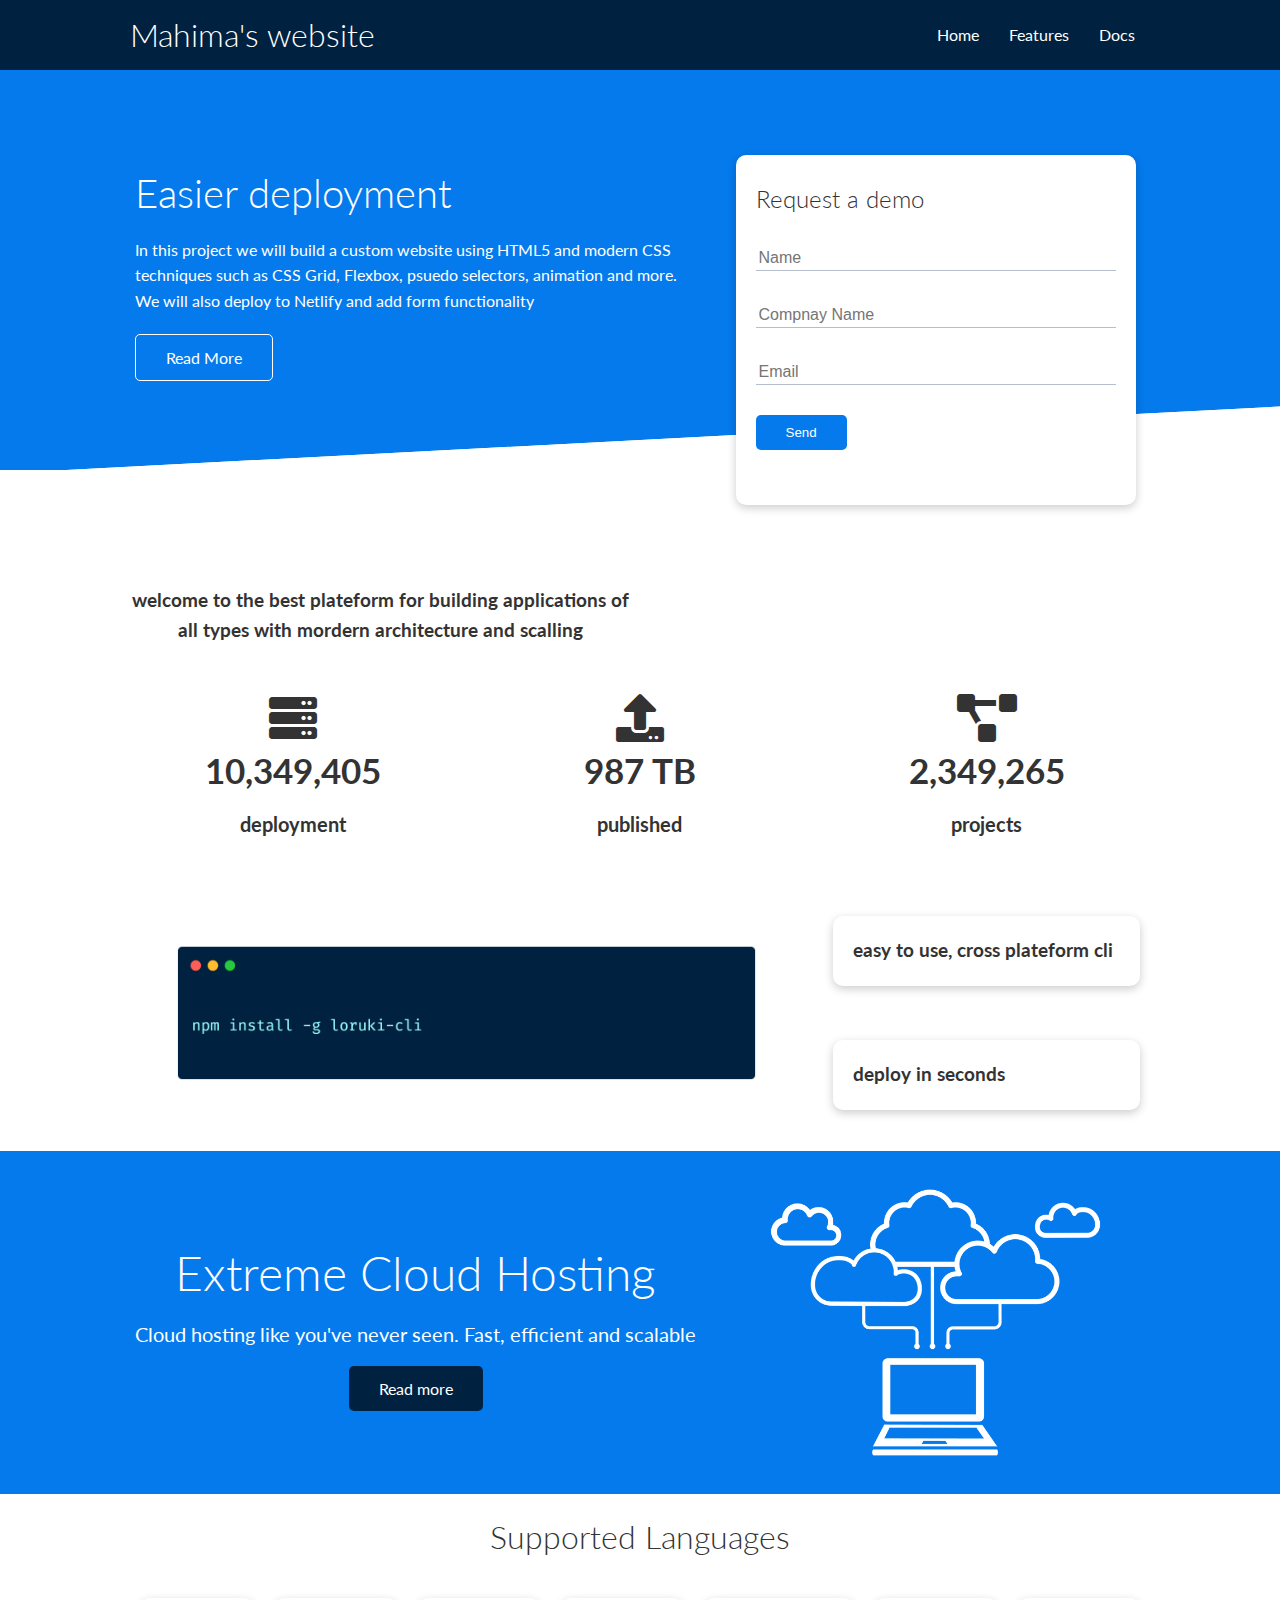
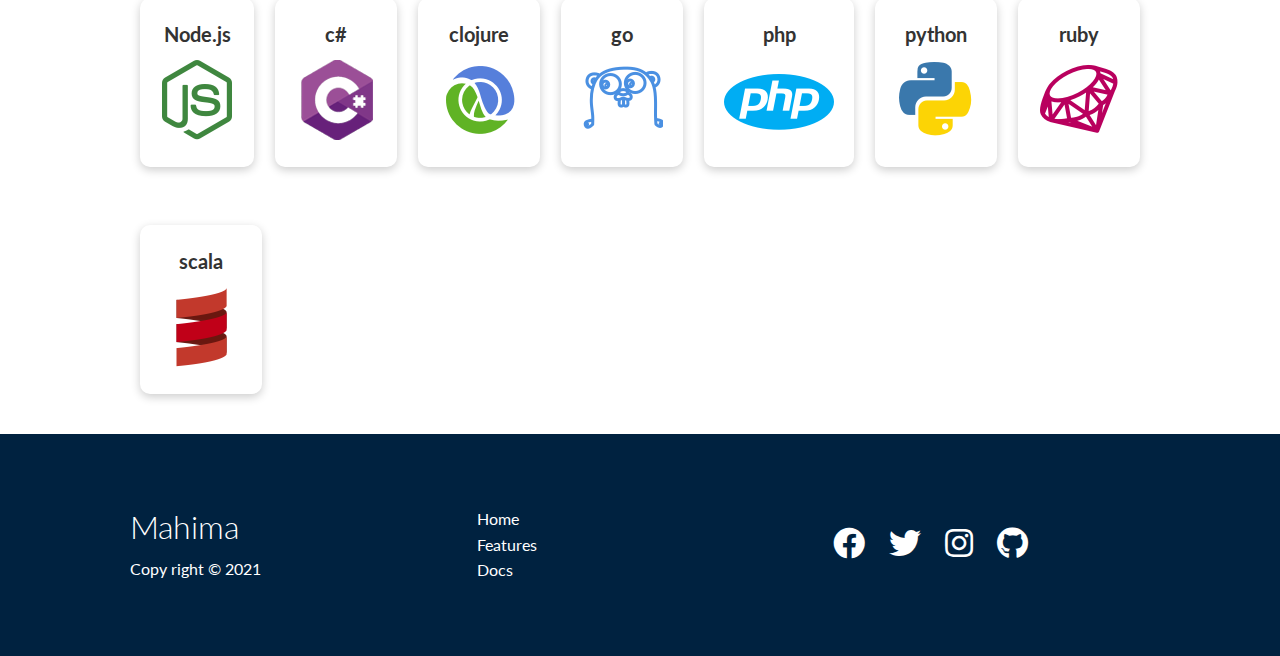
<file: index.html>
<!DOCTYPE html>
<html>
<head>
	<title>the programer</title>
	<link rel="stylesheet" type="text/css" href="styles.css">
	<link rel="stylesheet" type="text/css" href="utilities.css">

<link rel="stylesheet" type="text/css" href="https://cdnjs.cloudflare.com/ajax/libs/font-awesome/5.15.2/css/all.min.css">
</head>
<body>



	<!--navbar-->
	<div class="navbar">
		<div class="container flex">
			<h1 class="logo">Mahima's website</h1>
			<nav>
				<ul>
					<li><a href="index.html">Home</a></li>
					<li><a href="features.html">Features</a></li>
					<li><a href="docs.html">Docs</a></li>
				</ul>
			</nav>
		</div>
	</div>



    <!--showcase-->
    <section class="showcase">
    	<div class="container grid ">
    		<div class="showcase-text">
    			<h1>Easier deployment</h1>
    			<p>In this project we will build a custom website using HTML5 and modern CSS techniques such as CSS Grid, Flexbox, psuedo selectors, animation and more. We will also deploy to Netlify and add form functionality</p>
    			
    			<a href="features.html" class="btn btn-outline"> Read More</a>
    		</div>

    		<div class="showcase-form card">
    			<h2>Request a demo</h2>
    			<form>

    				<div class="form-control">
    					<input type="text" name="name" placeholder="Name" required="">
    				</div>

    				<div class="form-control">
    					<input type="text" name="compnay" placeholder="Compnay Name" required="">
    				</div>

    				<div class="form-control">
    					<input type="email" name="email" placeholder="Email" required="">
    				</div>

    				<div class="form-control">
    				<input type="submit" value="Send" class="btn btn-primary">
    				</div>
    			</form>
    		</div>
    	</div>
    </section>



    <!--stats-->
    <section class="stats">
    	<div class="container">
    		<h3 class="stats-heading text-center my-1">welcome to the best plateform for building applications of all types with mordern architecture and scalling</h3>
    		
    		<div class="grid grid-3 text-center my-4">
    			<div>
    				<i class="fas fa-server fa-3x"></i>
    				<h3>10,349,405</h3>
    				<p class="text-secondary">deployment</p>
    			</div>
    			<div>
    				<i class="fas fa-upload fa-3x"></i>
    				<h3>987 TB</h3>
    				<p class="text-secondary">published</p>
    			</div>
    			<div>
    				<i class="fas fa-project-diagram fa-3x"></i>
    				<h3>2,349,265</h3>
    				<p class="text-secondary">projects</p>
    			</div>
    		</div>
    	</div>
    </section>
    


    <!--cli-->
    <section class="cli">
    	<div class="container grid">
    		<img src="cli.png">
    		<div class="card">
    			<h3>easy to use, cross plateform cli</h3>
    		</div>
    		<div class="card">
    			<h3>deploy in seconds</h3>
    		</div>
    		
    	</div>
    </section>



    <!--cloud-->
    <section class="cloud bg-primary my-2 py-2">
    	<div class="container grid "><div class="text-center">
    		<h2 class="lg">Extreme Cloud Hosting</h2>
    		<p class="lead my-1">Cloud hosting like you've never seen. Fast, efficient and scalable</p>
    		<a href="features.html" class="btn btn-dark">Read more</a>
    	</div>
    	<img src="cloud.png">
    		
    	</div>
    </section>



    <!--languages-->
	<section class="languages">
		<h2 class="md text-center my-2">Supported Languages</h2>
		<div class="container flex">
			<div class="card">
				<h4>Node.js</h4>
				<img src="node.png">
			</div>

			<div class="card">
				<h4>c#</h4>
				<img src="csharp.png">
			</div>

			<div class="card">
				<h4>clojure</h4>
				<img src="clojure.png">
			</div>

			<div class="card">
				<h4>go</h4>
				<img src="go.png">
			</div>

			<div class="card">
				<h4>php</h4>
				<img src="php.png">
			</div>

			<div class="card">
				<h4>python</h4>
				<img src="python.png">
			</div>

			<div class="card">
				<h4>ruby</h4>
				<img src="ruby.png">
			</div>

			<div class="card">
				<h4>scala</h4>
				<img src="scala.png">
			</div>
		</div>
	</section>




	<!--footer-->
	<footer class="footer bg-dark py-5">
		<div class="container grid grid-3">
			<div>
				<h1>Mahima</h1>
				<p>Copy right &copy; 2021</p>
			</div>
			<nav>
				<ul>
					<li><a href="index.html">Home</a></li>
					<li><a href="features.html">Features</a></li>
					<li><a href="docs.html">Docs</a></li>
				</ul>
			</nav>

			<div class="social">
				<a href="#"><i class="fab fa-facebook fa-2x"></i></a>
				<a href="#"><i class="fab fa-twitter fa-2x"></i></a>
				<a href="#"><i class="fab fa-instagram fa-2x"></i></a>
				<a href="#"><i class="fab fa-github fa-2x"></i></a>
			</div>
		</div>
	</footer>



</body>
</html>
</file>
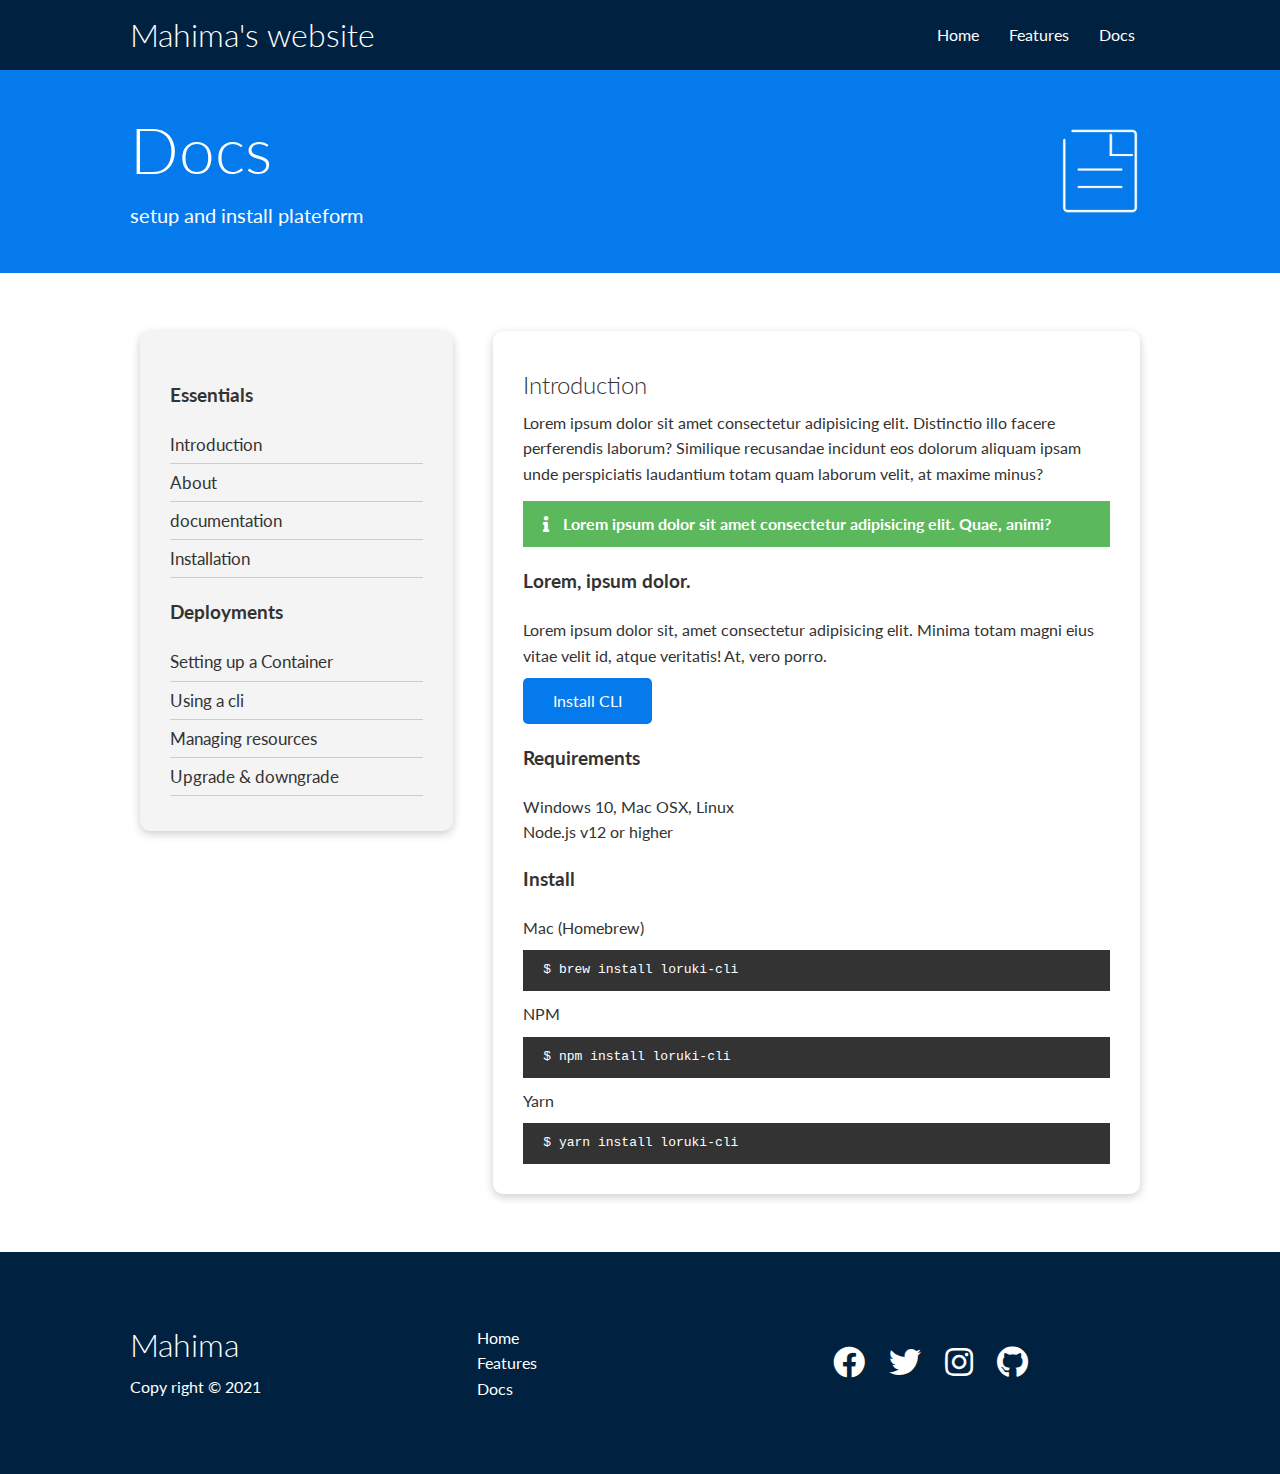
<file: docs.html>
<!DOCTYPE html>
<html>
<head>
	<title>the programer</title>
	<link rel="stylesheet" type="text/css" href="styles.css">
	<link rel="stylesheet" type="text/css" href="utilities.css">

<link rel="stylesheet" type="text/css" href="https://cdnjs.cloudflare.com/ajax/libs/font-awesome/5.15.2/css/all.min.css">
</head>
<body>



	<!--navbar-->
	<div class="navbar">
		<div class="container flex">
			<h1 class="logo">Mahima's website</h1>
			<nav>
				<ul>
					<li><a href="index.html">Home</a></li>
					<li><a href="features.html">Features</a></li>
					<li><a href="docs.html">Docs</a></li>
				</ul>
			</nav>
		</div>
	</div>



   <!--head-->
   <section class="docs-head bg-primary py-3">
       <div class="container grid">
           <div>
               <h1 class="xl">Docs</h1>
                <p class="lead">
                    setup and install plateform 
                </p>
           </div>
           <img src="docs.png">
       </div>
   </section>



   <!--Docs main-->
   <section class="docs-main my-4">
     <div class="container grid">
       <div class="card bg-light p-3">
         <h3 class="my-2">Essentials</h3>
         <nav>
           <ul>
            <li><a class="text-primary" href="#"> Introduction</a></li>
            <li><a href="#"> About</a></li>
            <li><a href="#"> documentation</a></li>
            <li><a href="#"> Installation</a></li>
          </ul>
         </nav>

         <h3 class="my-2">Deployments</h3>
         <nav>
           <ul>
            <li><a href="#">Setting up a Container </a></li>
            <li><a href="#"> Using a cli </a></li>
            <li><a href="#"> Managing resources </a></li>
            <li><a href="#">Upgrade & downgrade</a></li>
          </ul>
         </nav>



       </div>

       <div class="card">
                <h2>Introduction</h2>
                <p>Lorem ipsum dolor sit amet consectetur adipisicing elit. Distinctio illo facere perferendis laborum? Similique recusandae incidunt eos dolorum aliquam ipsam unde perspiciatis laudantium totam quam laborum velit, at maxime minus?</p>

                <div class="alert alert-success">
                    <i class="fas fa-info"></i> Lorem ipsum dolor sit amet consectetur adipisicing elit. Quae, animi?
                </div>

                <h3>Lorem, ipsum dolor.</h3>
                <p>Lorem ipsum dolor sit, amet consectetur adipisicing elit. Minima totam magni eius vitae velit id, atque veritatis! At, vero porro.</p>
                <a href="#" class="btn btn-primary">Install CLI</a>

                <h3>Requirements</h3>
                <ul>
                    <li>Windows 10, Mac OSX, Linux</li>
                    <li>Node.js v12 or higher</li>
                </ul>

                <h3>Install</h3>
                <p>Mac (Homebrew)</p>
                <pre><code>$ brew install loruki-cli</code></pre>
                <p>NPM</p>
                <pre><code>$ npm install loruki-cli</code></pre>
                <p>Yarn</p>
                <pre><code>$ yarn install loruki-cli</code></pre>

            </div>
     </div>
   </section>



  


	<!--footer-->
	<footer class="footer bg-dark py-5">
		<div class="container grid grid-3">
			<div>
				<h1>Mahima</h1>
				<p>Copy right &copy; 2021</p>
			</div>
			<nav>
				<ul>
					<li><a href="index.html">Home</a></li>
					<li><a href="features.html">Features</a></li>
					<li><a href="docs.html">Docs</a></li>
				</ul>
			</nav>

			<div class="social">
				<a href="#"><i class="fab fa-facebook fa-2x"></i></a>
				<a href="#"><i class="fab fa-twitter fa-2x"></i></a>
				<a href="#"><i class="fab fa-instagram fa-2x"></i></a>
				<a href="#"><i class="fab fa-github fa-2x"></i></a>
			</div>
		</div>
	</footer>



</body>
</html>
</file>
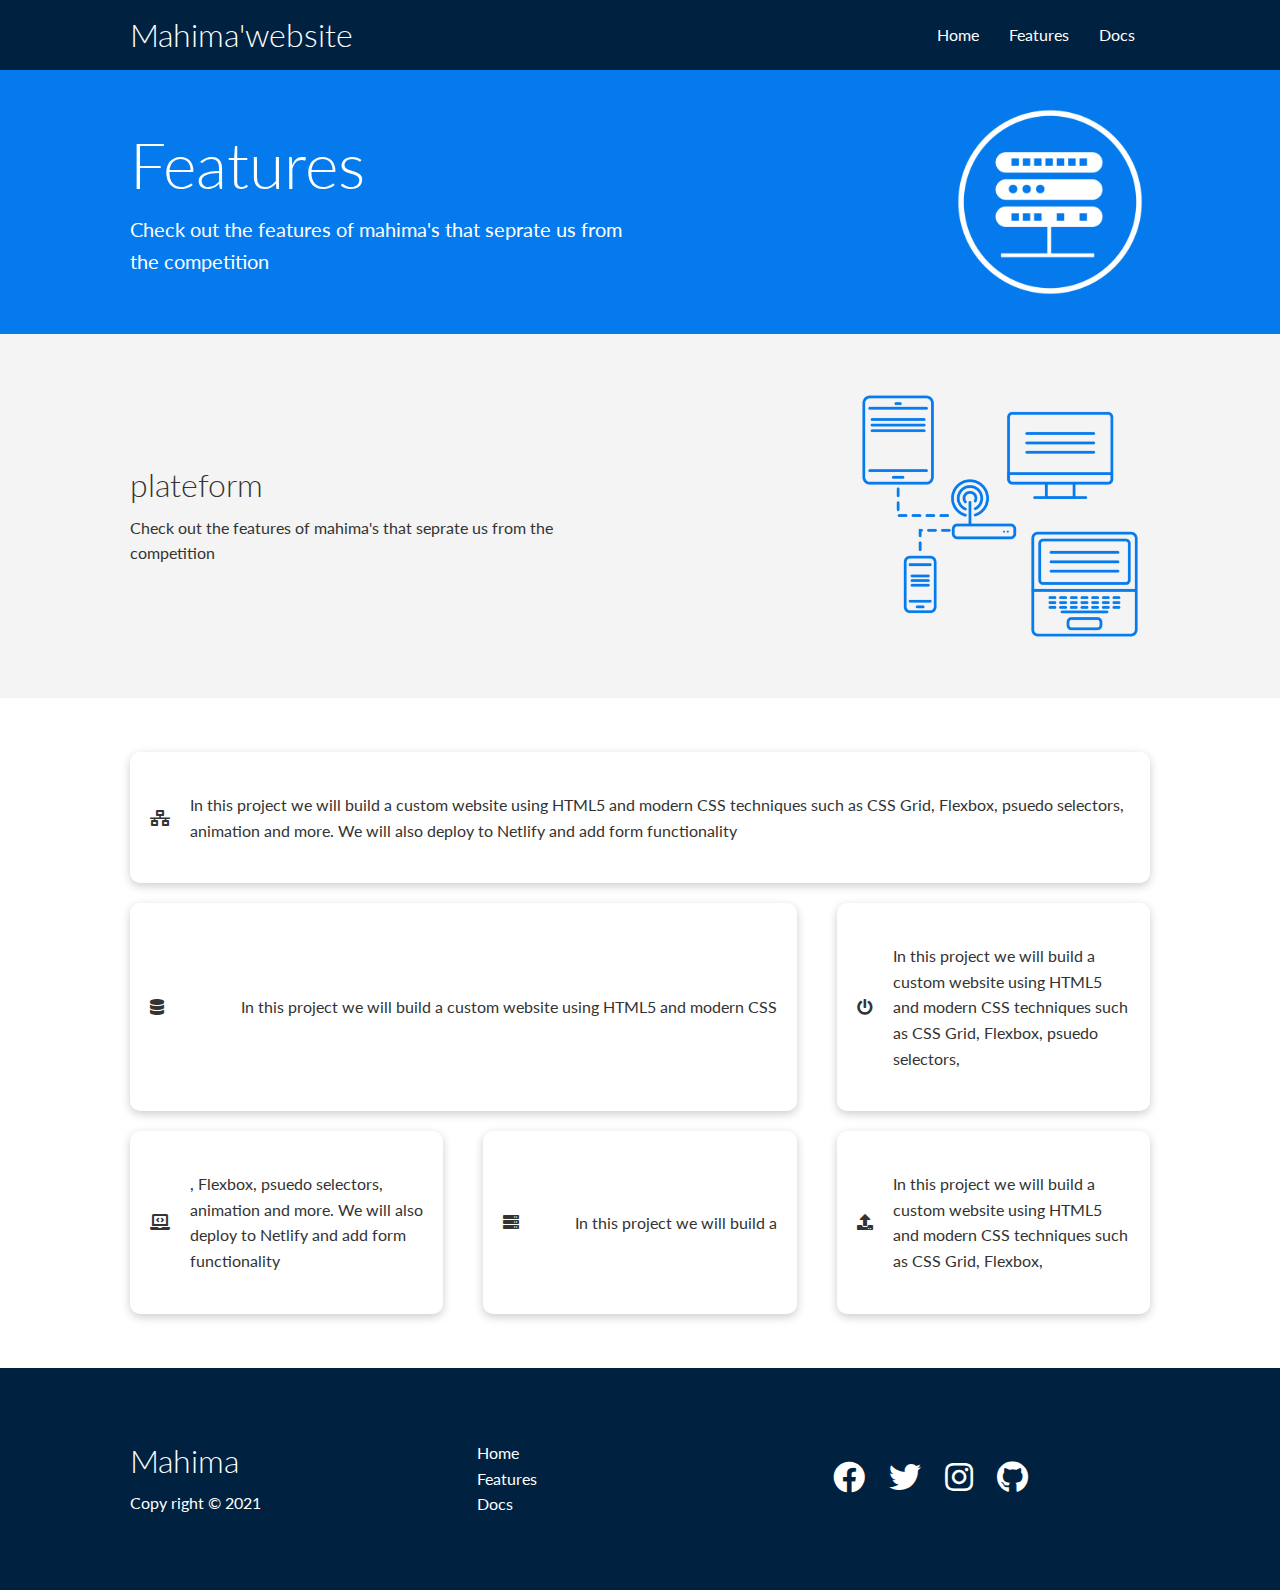
<file: features.html>
<!DOCTYPE html>
<html>
<head>
	<title>the programer</title>
	<link rel="stylesheet" type="text/css" href="styles.css">
	<link rel="stylesheet" type="text/css" href="utilities.css">

<link rel="stylesheet" type="text/css" href="https://cdnjs.cloudflare.com/ajax/libs/font-awesome/5.15.2/css/all.min.css">
</head>
<body>



	<!--navbar-->
	<div class="navbar">
		<div class="container flex">
			<h1 class="logo">Mahima'website</h1>
			<nav>
				<ul>
					<li><a href="index.html">Home</a></li>
					<li><a href="features.html">Features</a></li>
					<li><a href="docs.html">Docs</a></li>
				</ul>
			</nav>
		</div>
	</div>



   <!--head-->
   <section class="features-head bg-primary py-3">
       <div class="container grid">
           <div>
               <h1 class="xl">Features</h1>
                <p class="lead">
                    Check out the features of mahima's that seprate us from the competition
                </p>
           </div>
           <img src="server.png">
       </div>
   </section>



   <!--subhead-->
   <section class="features-sub-head bg-light py-3">
       <div class="container grid">
           <div>
               <h1 class="md">plateform</h1>
                <p>
                    Check out the features of mahima's that seprate us from the competition
                </p>
           </div>
           <img src="server2.png">
       </div>
   </section>



   <!-- next card-->
   <section class="features-main my-2">
       <div class="container grid grid-3">
           <div class="card flex">
               <i class="fas fa-network-wired fa-3a"></i>
               <p>In this project we will build a custom website using HTML5 and modern CSS techniques such as CSS Grid, Flexbox, psuedo selectors, animation and more. We will also deploy to Netlify and add form functionality</p>
           </div>

            <div class="card flex">
               <i class="fas fa-database fa-3a"></i>
               <p>In this project we will build a custom website using HTML5 and modern CSS </p>
           </div>

            <div class="card flex">
               <i class="fas fa-power-off fa-3a"></i>
               <p>In this project we will build a custom website using HTML5 and modern CSS techniques such as CSS Grid, Flexbox, psuedo selectors,</p>
           </div>

            <div class="card flex">
               <i class="fas fa-laptop-code fa-3a"></i>
               <p>, Flexbox, psuedo selectors, animation and more. We will also deploy to Netlify and add form functionality</p>
           </div>

            <div class="card flex">
               <i class="fas fa-server fa-3a"></i>
               <p>In this project we will build a </p>
           </div>

            <div class="card flex">
               <i class="fas fa-upload fa-3a"></i>
               <p>In this project we will build a custom website using HTML5 and modern CSS techniques such as CSS Grid, Flexbox, </p>
           </div>
       </div>
   </section>


	<!--footer-->
	<footer class="footer bg-dark py-5">
		<div class="container grid grid-3">
			<div>
				<h1>Mahima</h1>
				<p>Copy right &copy; 2021</p>
			</div>
			<nav>
				<ul>
					<li><a href="index.html">Home</a></li>
					<li><a href="features.html">Features</a></li>
					<li><a href="docs.html">Docs</a></li>
				</ul>
			</nav>

			<div class="social">
				<a href="#"><i class="fab fa-facebook fa-2x"></i></a>
				<a href="#"><i class="fab fa-twitter fa-2x"></i></a>
				<a href="#"><i class="fab fa-instagram fa-2x"></i></a>
				<a href="#"><i class="fab fa-github fa-2x"></i></a>
			</div>
		</div>
	</footer>



</body>
</html>
</file>
<file: styles.css>
@import url('https://fonts.googleapis.com/css2?family=Lato:wght@300&display=swap');

:root {
  --primary-color: #047aed;
  --secondary-color: #1c3fa8;
  --dark-color: #002240;
  --light-color: #f4f4f4;
  --success-color: #5cb85c;
  --error-color: #d9534f;
}

*{
	box-sizing: border-box;
	padding: 0;
	margin: 0; 
}

body{
	font-family: 'Lato', sans-serif;
	color:#333;
	line-height: 1.6;

}

ul{
	list-style-type: none;

}

a{
	text-decoration: none;
	color: #333;

}

h1,
h2 {
	font-weight: 300;
	line-height: 1.2;
	margin:10px 0;
}

p{
	margin:10px 0;
}

img{
	width: 100%
}

code, pre{
	background:#333;
	color: #fff;
	padding: 10px; 
}
/*navbar*/

.navbar{
	background-color: #002240;
	color:#fff;
	height: 70px;
}

.navbar ul {
	display:flex;
}

.navbar a{
	color: #fff;
	padding: 10px;
	margin:0 5px;
}

.navbar a:hover{
	border-bottom: 2px #fff solid;
}

.navbar .flex{
	justify-content: space-between;
}

/*showcase*/
.showcase{
	height: 400px;
	background-color: #047aed;
	color: #fff;
	position: relative;
}

.showcase h1{
	font-size: 40px;
}

.showcase p{
	margin:20px 0;
}

.showcase .grid{
	overflow: visible;
	grid-template-columns: 55% auto;
	gap:30px;

}

.showcase-text {
  animation: slideInFromLeft 1.5s ease-in;
}

.showcase-form{
	position: relative;
	top:60px;
	height: 350px;
	width: 400px;
	padding: 40px;
	z-index: 100;
	animation: slideInFromRight 1.5s ease-in;
}

.showcase-form .form-control {
	margin: 30px 0;

}

.showcase-form input[type='text'],
.showcase-form input[type='email']{
	border:0px;
	border-bottom: 1px solid #b4becd;
	width: 100%;
	padding: 3px;
	font-size: 16px;

}

.showcase-form input:focus{
	outline: none;
}

.showcase::before,
.showcase::after{
	content: '';
	position: absolute;
	height: 100px;
	bottom: -70px;
	right:0;
	left: 0;
	background: #fff;
	transform: skewY(-3deg);
	-webkit-transform: skewY(-3deg);
	-moz-transform: skewY(-3deg);
	-ms-transform: skewY(-3deg);

}

/*stats*/

.stats{
	padding-top:100px; 
	animation: slideInFromBottom 1.5s ease-in;
}

.stats-heading{
	max-width: 500px;
	margin: auto; 
}

.stats .grid h3{
	font-size: 35px;
}

.stats .grid p{
	font-size: 20px;
	font-weight: bold;
}

/*cli*/

.cli .grid {
  grid-template-columns: repeat(3, 1fr);
  grid-template-rows: repeat(2, 1fr);
}

.cli .grid > *:first-child {
  grid-column: 1 / span 2;
  grid-row: 1 / span 2;
}

/*cloud*/

.cloud .grid{
	grid-template-columns: 4fr 3fr;
}

/* Languages */
.languages .flex {
	flex-wrap: wrap; 
}

.languages .card {
	text-align: center;
	margin: 18px 10px 40px;
	transition: transform 0.2s ease-in;
}

.languages .card h4{
	font-size: 20px;
	margin-bottom: 10px;
}

.languages .card:hover{
	transform: translateY(-15px);
}

/*head*/
.features-head img
{
	width:200px;
	justify-self:flex-end; 
}

.features-sub-head img
{
	width:300px;
	justify-self: flex-end; 
}

/* features-main*/
.features-main .card > i{
	margin-right:20px; 
}

.features-main .grid,
.docs-main .card

{
	padding: 30px;
}

.features-main .grid > *:first-child{
	grid-column: 1 /span 3;
	}

.features-main .grid > *:nth-child(2){
	grid-column: 1 /span 2;
	}	
/*docs head*/

.docs-head .grid img{
	width:100px;
	justify-self:flex-end; 
}

.docs-main h3{
	margin:20px 0;
}

.docs-main .grid{
	grid-template-columns: 1fr 2fr;
	align-items:flex-start;
}

.docs-main nav li{
	font-size: 17px;
	padding-bottom: 5px;
	margin-bottom: 5px;
	border-bottom: 1px #ccc solid;
}

.docs-main a:hover{
	font-weight: bold;
}

/*footer*/
.footer .social a{
	margin:0 10px;
}

/* Animations */
@keyframes slideInFromLeft {
  0% {
    transform: translateX(-100%);
  }

  100% {
    transform: translateX(0);
  }
}

@keyframes slideInFromRight {
  0% {
    transform: translateX(100%);
  }

  100% {
    transform: translateX(0);
  }
}

@keyframes slideInFromTop {
  0% {
    transform: translateY(-100%);
  }

  100% {
    transform: translateX(0);
  }
}

@keyframes slideInFromBottom {
  0% {
    transform: translateY(100%);
  }

  100% {
    transform: translateX(0);
  }
}

/*Tablets and under*/
@media(max-width: 768px){
	.grid,
	.showcase .grid,
	.stats .grid,
	.cli .gris,
	.cloud .grid, 
	.features-main .grid,
	.docs-main .grid
	{
		grid-template-columns: 1fr;
		grid-template-rows: 1fr;
	}

	 .showcase{
	 	height: auto;
     }
     .showcase-text{
     	text-align: center;
     	margin-top: 40px; 
     }
     .showcase-form{
     	justify-self:center;
     	margin: auto;
     }

.cli .grid > *:first-child {
  grid-column: 1 ;
  grid-row: 1 ;
}
 
  .features-head,
  .features-sub-head,
  .docs-head {
    text-align: center;
  }

  .features-head img,
  .features-sub-head img,
  .docs-head img {
    justify-self: center;
  }

  .features-main .grid > *:first-child,
  .features-main .grid > *:nth-child(2) {
    grid-column: 1;
  }

}

/* mobile*/
@media(max-width: 500px){
	.navbar{
		height: 110px;
	}
	.navbar .flex{
		flex-direction: column;

	}
	.navbar ul{
		padding: 10px;
		background-color: rgba(0,0,0,0.1); 
	}
	
}
</file>
<file: utilities.css>
/*utilities*/
.container{
	max-width: 1100px;
	margin:0 auto;
	overflow:auto;
	padding: 0 40px;
}

.card{
	background-color: #fff;
	color: #333;
	border-radius: 10px;
	box-shadow: 0 3px 10px rgba(0,0,0,0.2);
	padding: 20px;
	margin: 10px;
}

.btn{
	display: inline-block;
	padding: 10px 30px;
	cursor: pointer;
	background: #047aed;
	color: #fff;
	border:none;
	border-radius: 5px;
}

.btn-outline{
	background-color: transparent;
	border: 1px #fff solid;

}

.btn:hover{
	transform: scale(0.98);
}

/* background & colored buttons */
.bg-primary,
 .btn-primary{
	background-color: #047aed;
	color: #fff;
}

.bg-secondry, 
.btn-secondry{
	background-color: #1c3fa8;
	color: #fff;
}

.bg-dark,
 .btn-dark{
	background-color: #002240;
	color: #fff;
}
.bg-primary a,
 .btn-primary a,
 .bg-secondry a, 
.btn-secondry a,
.bg-dark a,
 .btn-dark a{
 	color: #fff;
 }


.bg-light,
 .btn-light{
	background-color: #f4f4f4;
	color: #333;
}

/* text sizes */

.lead{
	font-size: 20px;
}

.sm{
	font-size: 1rem;
}

.md{
	font-size: 2rem;
}

.lg{
	font-size: 3rem;
}
.xl{
	font-size: 4rem;
}

.text-center{
	text-align: center;
}

/*alert*/

.alert{
	background-color: #f4f4f4;
	padding: 10px 20px;
	font-weight: bold;
	margin: 15px 0; 
}
.alert i{
	margin-right: 10px;
}

.alert-success{
	background-color: #5cb85c;
	color: #fff;
}

.alert-error{
	background-color:#d9534f; 
	color: #fff;
}


.flex{
	display:flex;
	justify-content: space-between;
	align-items: center;
	height: 100%;
}

.grid{
	display:grid;
	grid-template-columns: repeat(2, 1fr);
	gap: 20px;
	justify-content: center;
	align-items: center;
	height: 100%;
}

.grid-3{
	grid-template-columns: repeat(3, 1fr);
}

/*margin*/

.my-1{
	margin: 1rem 0; 
}

.my-2{
	margin: 1.5rem 0; 
}

.my-3{
	margin: 2rem 0; 
}

.my-4{
	margin: 3rem 0; 
}

.my-5{
	margin: 4rem 0; 
}

.m-1{
	margin: 1rem 0; 
}

.m-2{
	margin: 1.5rem 0; 
}

.m-3{
	margin: 2rem 0; 
}

.m-4{
	margin: 3rem 0; 
}

.m-5{
	margin: 4rem 0; 
}



/*padding*/

.py-1{
	padding: 1rem 0; 
}

.py-2{
	padding : 1.5rem 0; 
}

.py-3{
	padding : 2rem 0; 
}

.py-4{
	padding : 3rem 0; 
}

.py-5{
	padding: 4rem 0; 
}

.p-1{
	padding: 1rem 0; 
}

.p-2{
	padding : 1.5rem 0; 
}

.p-3{
	padding : 2rem 0; 
}

.p-4{
	padding : 3rem 0; 
}

.p-5{
	padding: 4rem 0; 
}
</file>
